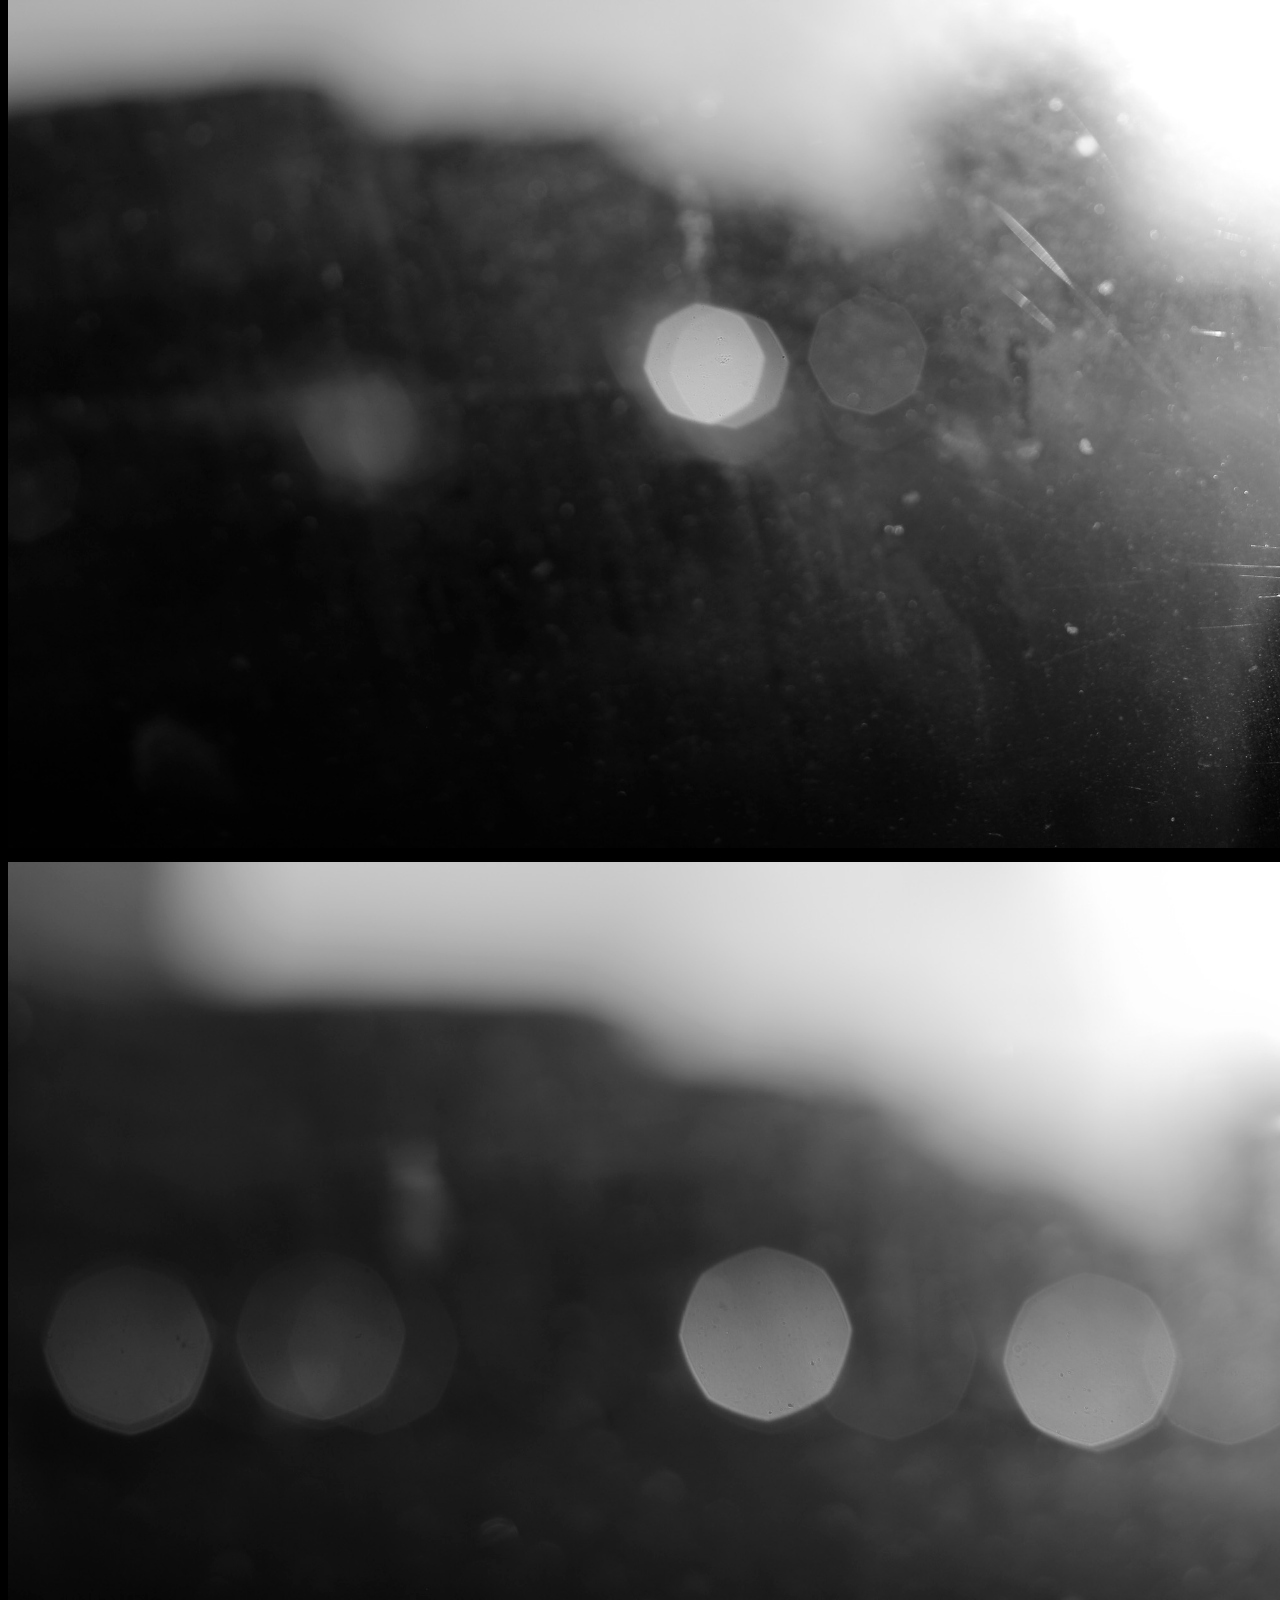
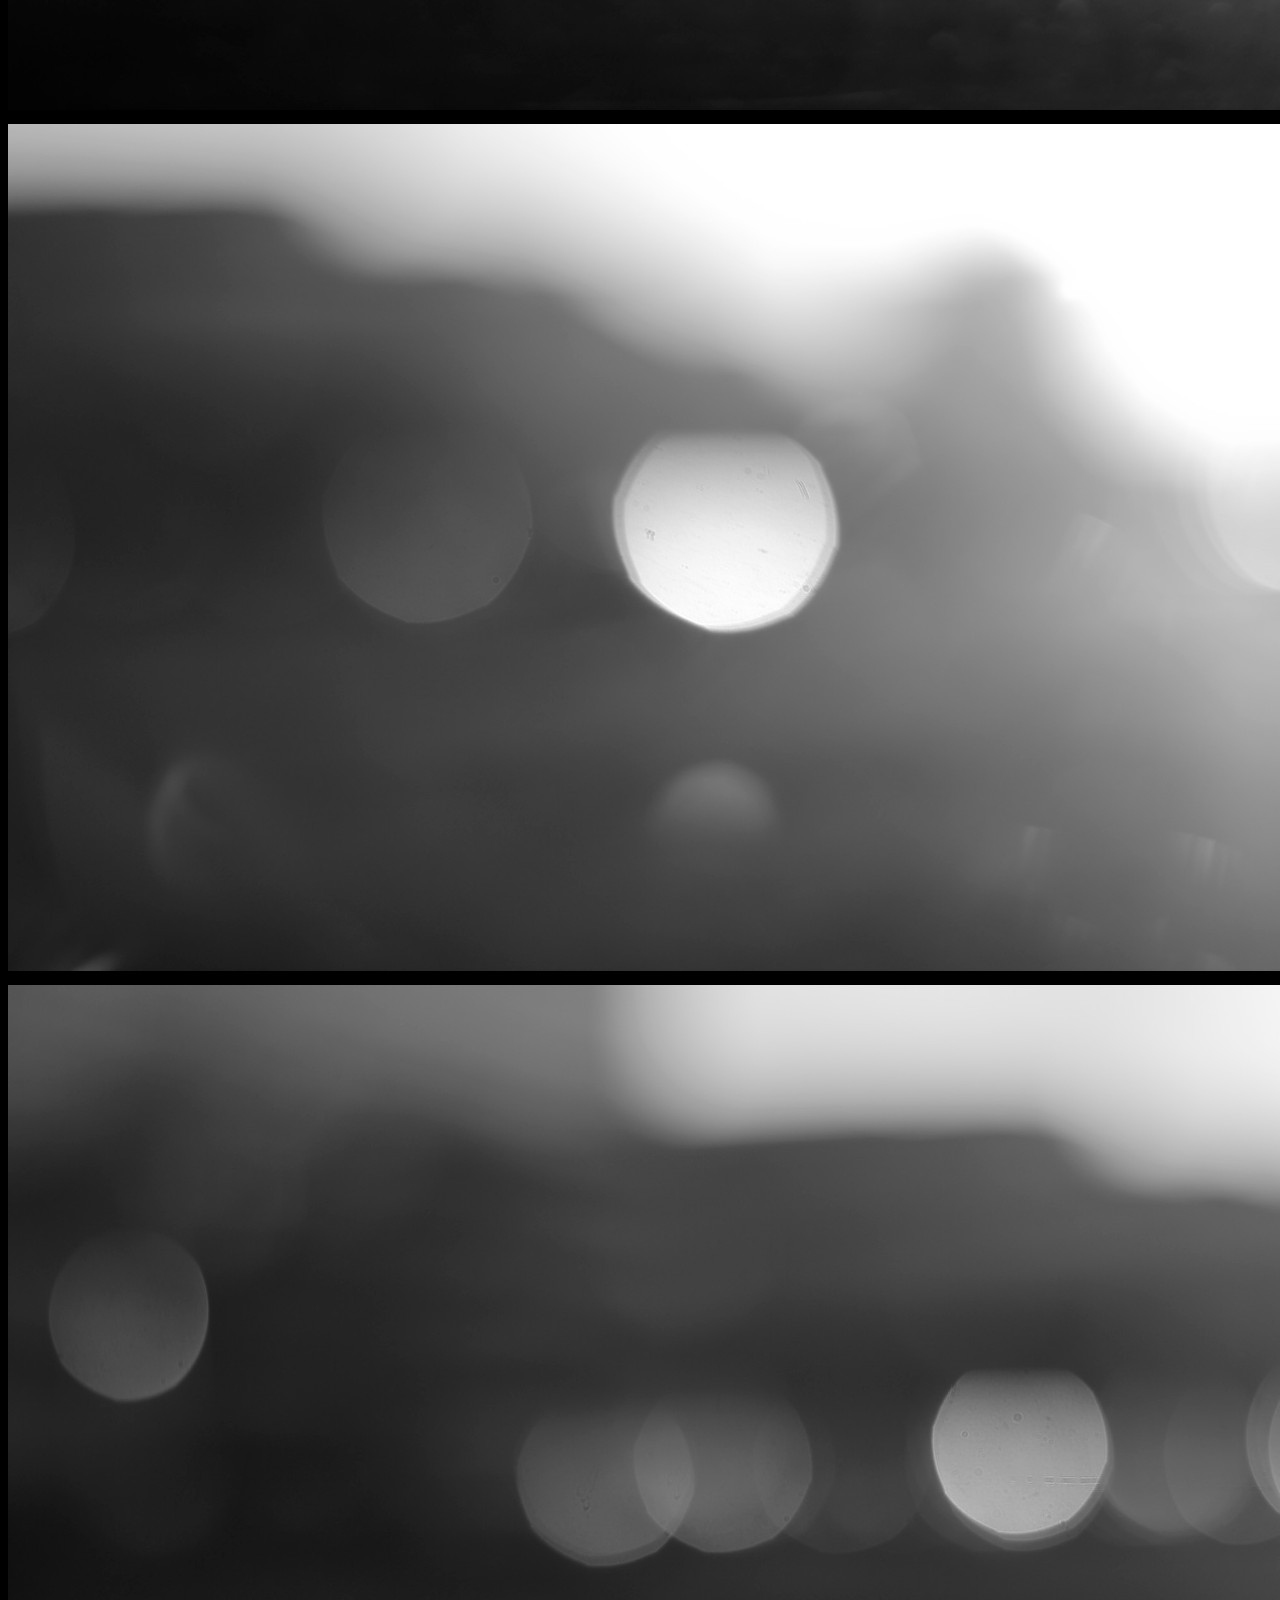
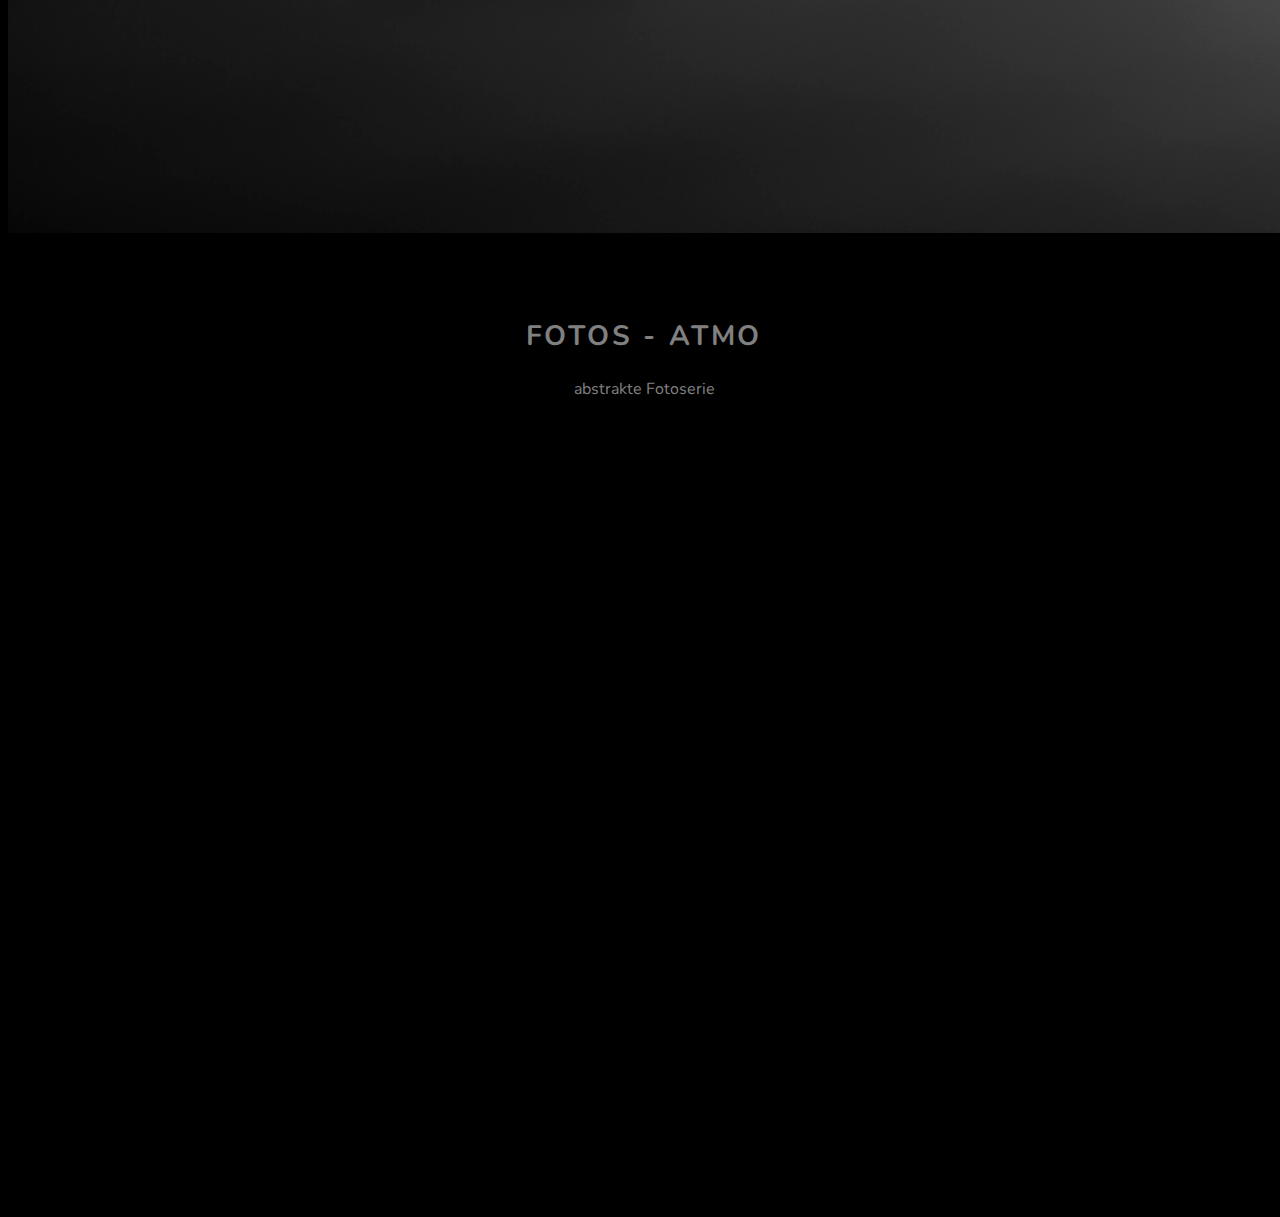
<file: Work/001.html>
<!DOCTYPE html>
<html>
<head>
  <meta name="viewport" content="width=device-width, initial-scale=1.0">
  <meta charset="utf-8">
  <meta http-equiv="content-language" content="de" />
  <title>Joao Wichert | graphics & motion pictures</title>
  <link rel="shortcut icon" href="Images/favicon.ico" type="image/x-icon">
  <link rel="icon" href="../Images/favicon.ico" type="image/x-icon"> <!-- Favicon -->
  <link href="https://fonts.googleapis.com/css?family=Raleway" rel="stylesheet">
  <link href="https://fonts.googleapis.com/css?family=Nunito" rel="stylesheet">
  <link rel="stylesheet" href="../CSS/Stylesheet.css">
</head>

<body>
  <div class="header">
    <div class="logoJW">
    <a href="../index.html#index">
    <img src="../Images/InitailienJW_VAR02.svg" alt="Logo JW" height="70px">
  </a>

  </div>
    <ul class="Navi">
    <li class="c-header__item"><a href="../index.html#work" class="link_header">work</a>
    </li>
    <li class="c-header__item"><a href="../index.html#about" class="link_header">about</a>
    </li>
    <li class="c-header__item"><a href="../index.html#contact" class="link_header">contact</a>
    </li>
    </ul>
  </div>

  <div class="wrapper">
    <div id="001" class="fotos">
      <img src="../Images/work001_01.jpg" alt="work001_01">
      <img src="../Images/work001_02.jpg" alt="work001_02">
      <img src="../Images/work001_03.jpg" alt="work001_03">
      <img src="../Images/work001_04.jpg" alt="work001_04">
    </div>
      <div class="textfeld">
        <h2>Fotos - Atmo</h2>
        <p>abstrakte Fotoserie </p>
      </div>
    </div>



</body>
</html>
</file>
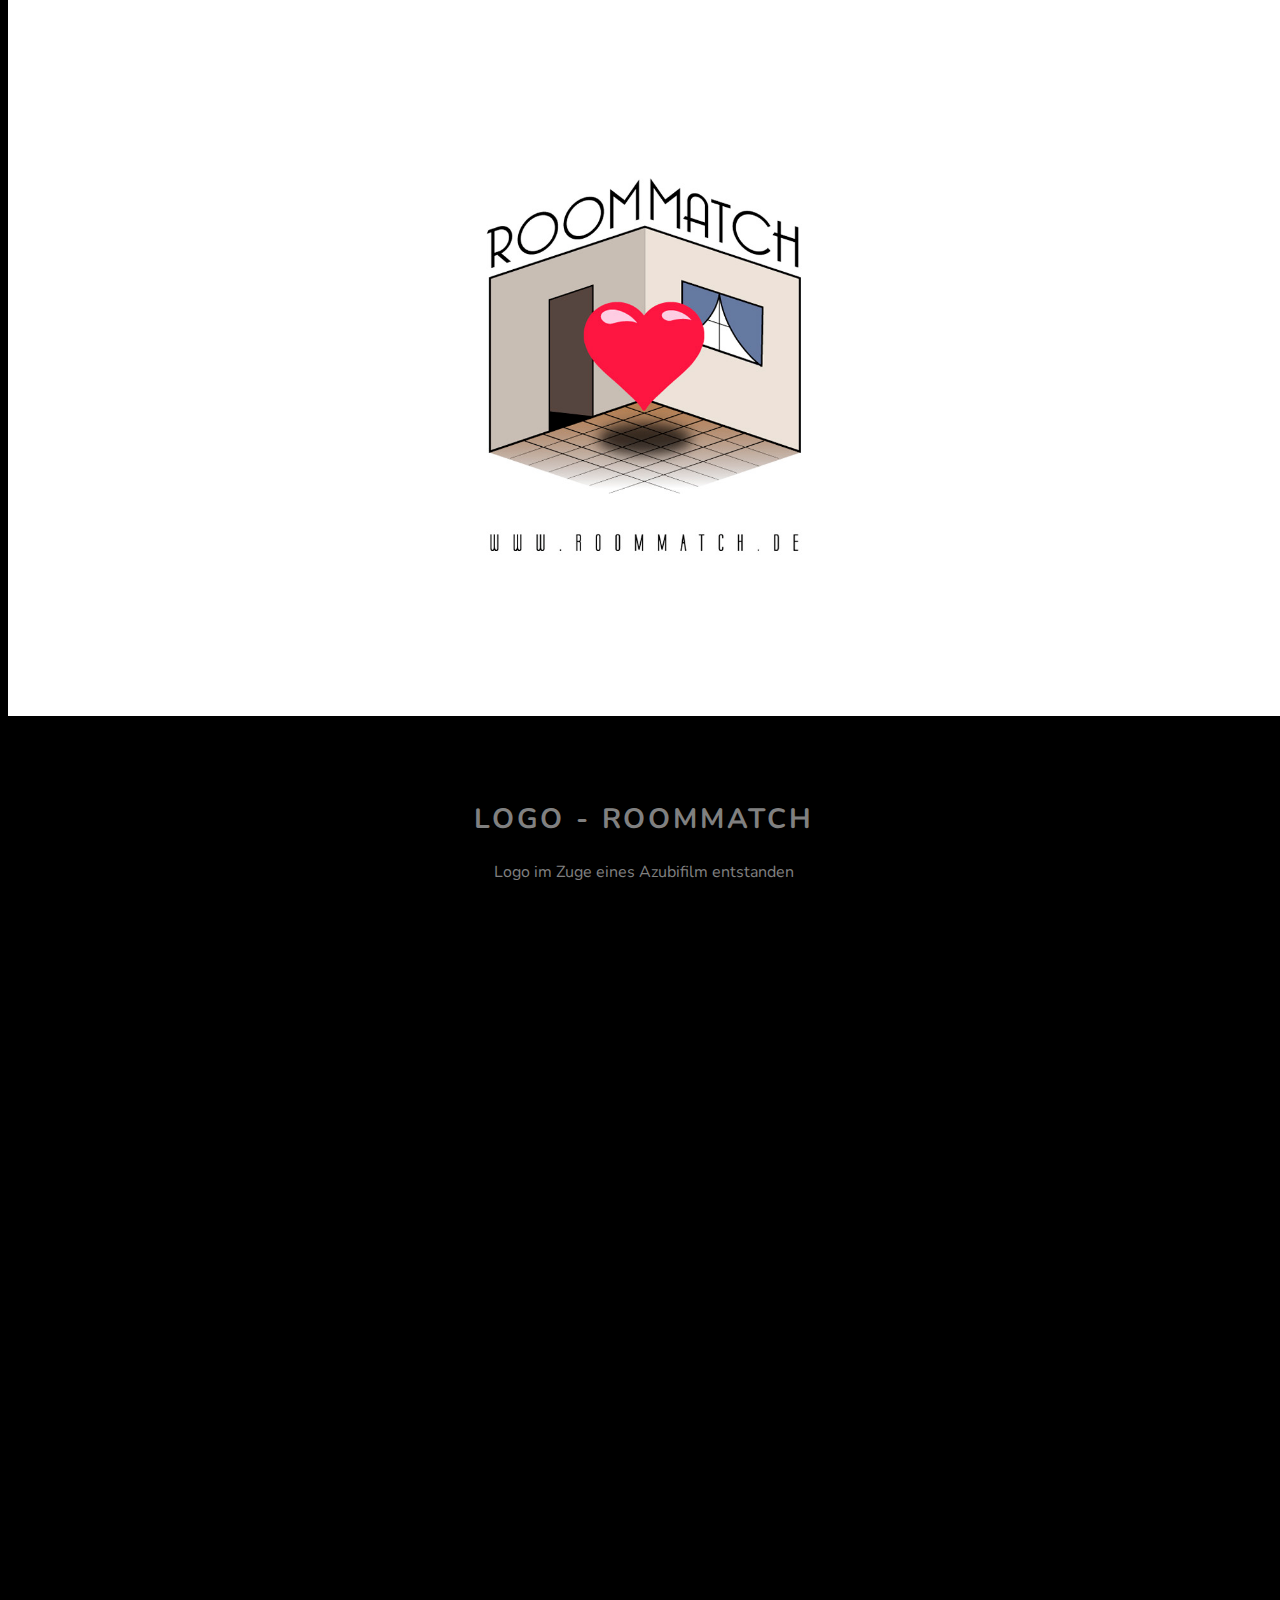
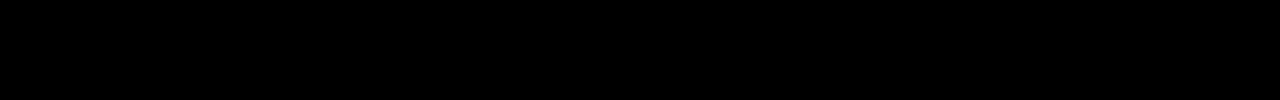
<file: Work/002.html>
<!DOCTYPE html>
<html>
<head>
  <meta name="viewport" content="width=device-width, initial-scale=1.0">
  <meta charset="utf-8">
  <meta http-equiv="content-language" content="de" />
  <title>Joao Wichert | graphics & motion pictures</title>
  <link rel="shortcut icon" href="Images/favicon.ico" type="image/x-icon">
  <link rel="icon" href="../Images/favicon.ico" type="image/x-icon"> <!-- Favicon -->
  <link href="https://fonts.googleapis.com/css?family=Raleway" rel="stylesheet">
  <link href="https://fonts.googleapis.com/css?family=Nunito" rel="stylesheet">
  <link rel="stylesheet" href="../CSS/Stylesheet.css">
</head>

<body>
  <div class="header">
    <div class="logoJW">
    <a href="../index.html#index">
    <img src="../Images/InitailienJW_VAR02.svg" alt="Logo JW" height="70px">
  </a>

  </div>
    <ul class="Navi">
    <li class="c-header__item"><a href="../index.html#work" class="link_header">work</a>
    </li>
    <li class="c-header__item"><a href="../index.html#about" class="link_header">about</a>
    </li>
    <li class="c-header__item"><a href="../index.html#contact" class="link_header">contact</a>
    </li>
    </ul>
  </div>

  <div class="wrapper">
    <div id="002" class="fotos">
      <img src="../Images/work002_01.jpg" alt="work004_01">
      <div class="textfeld">
        <h2>Logo - Roommatch</h2>
        <p>Logo im Zuge eines Azubifilm entstanden</p>
      </div>
    </div>



</body>
</html>
</file>
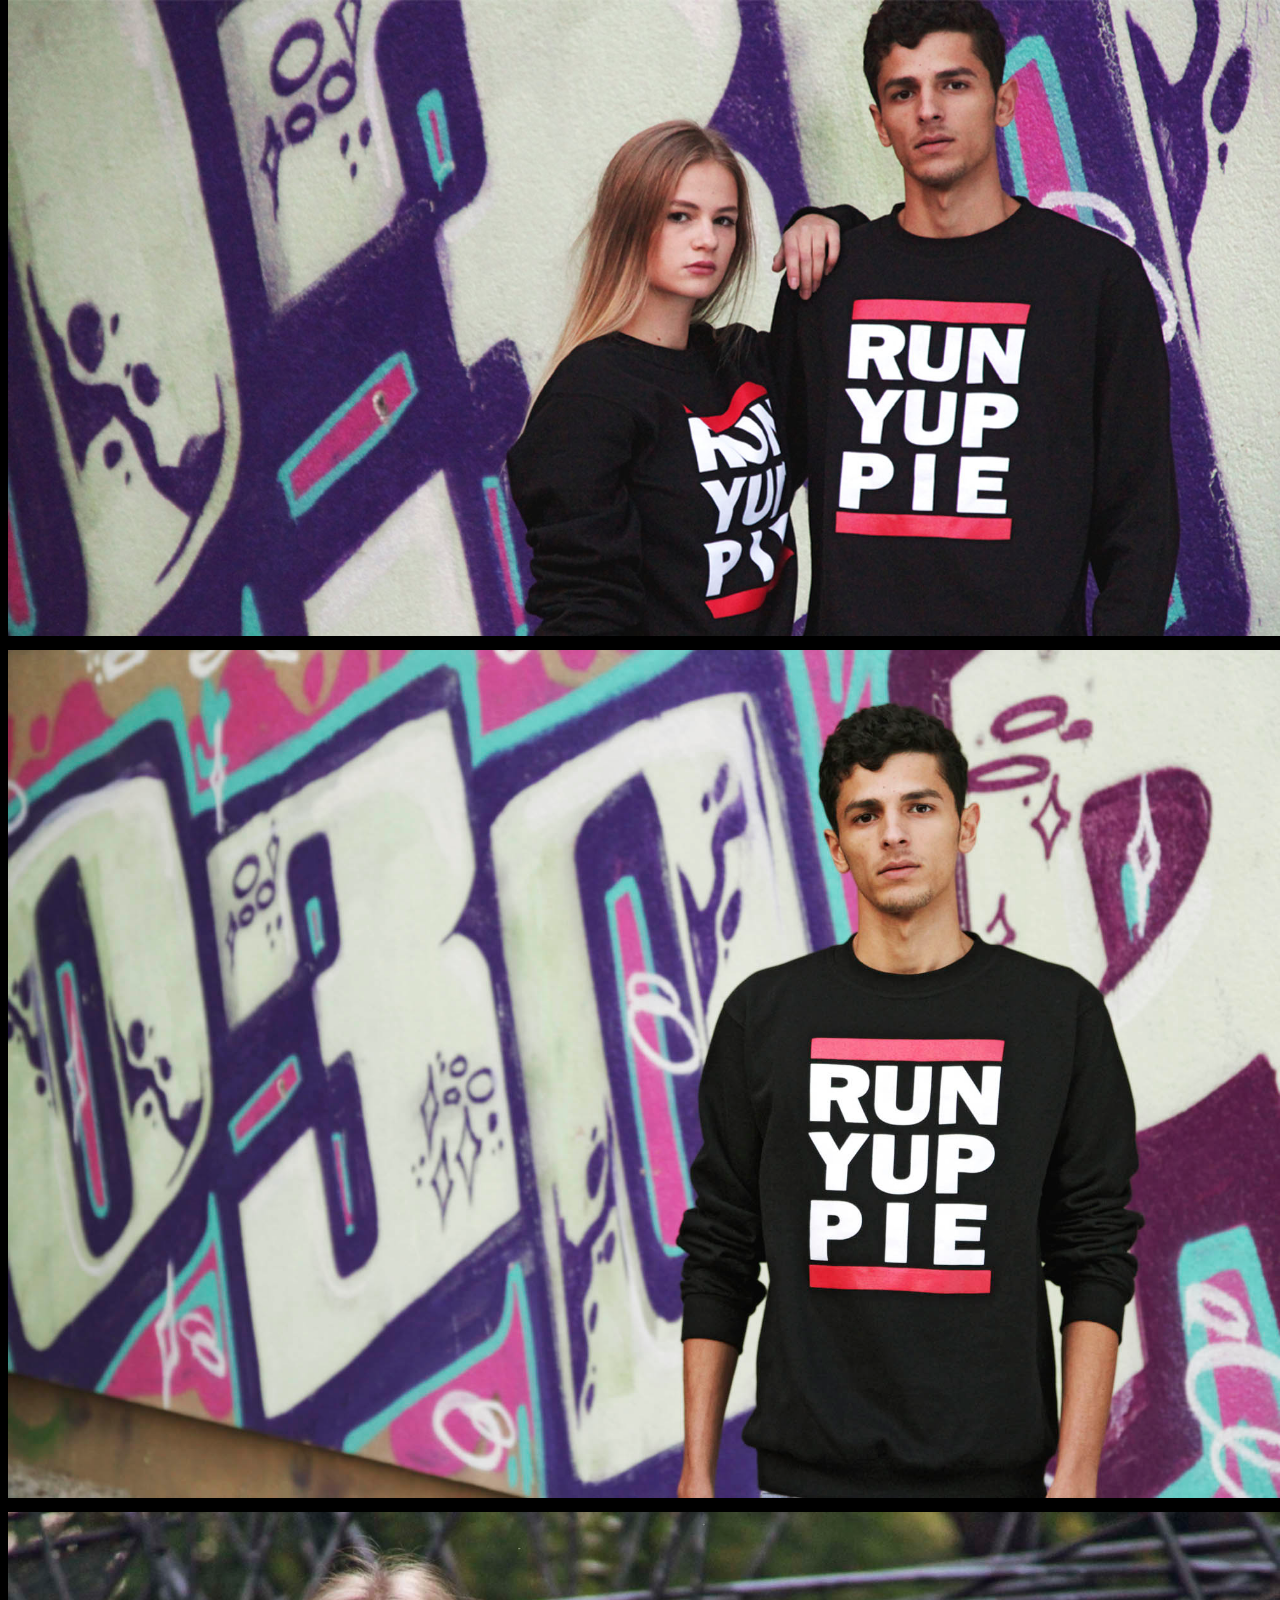
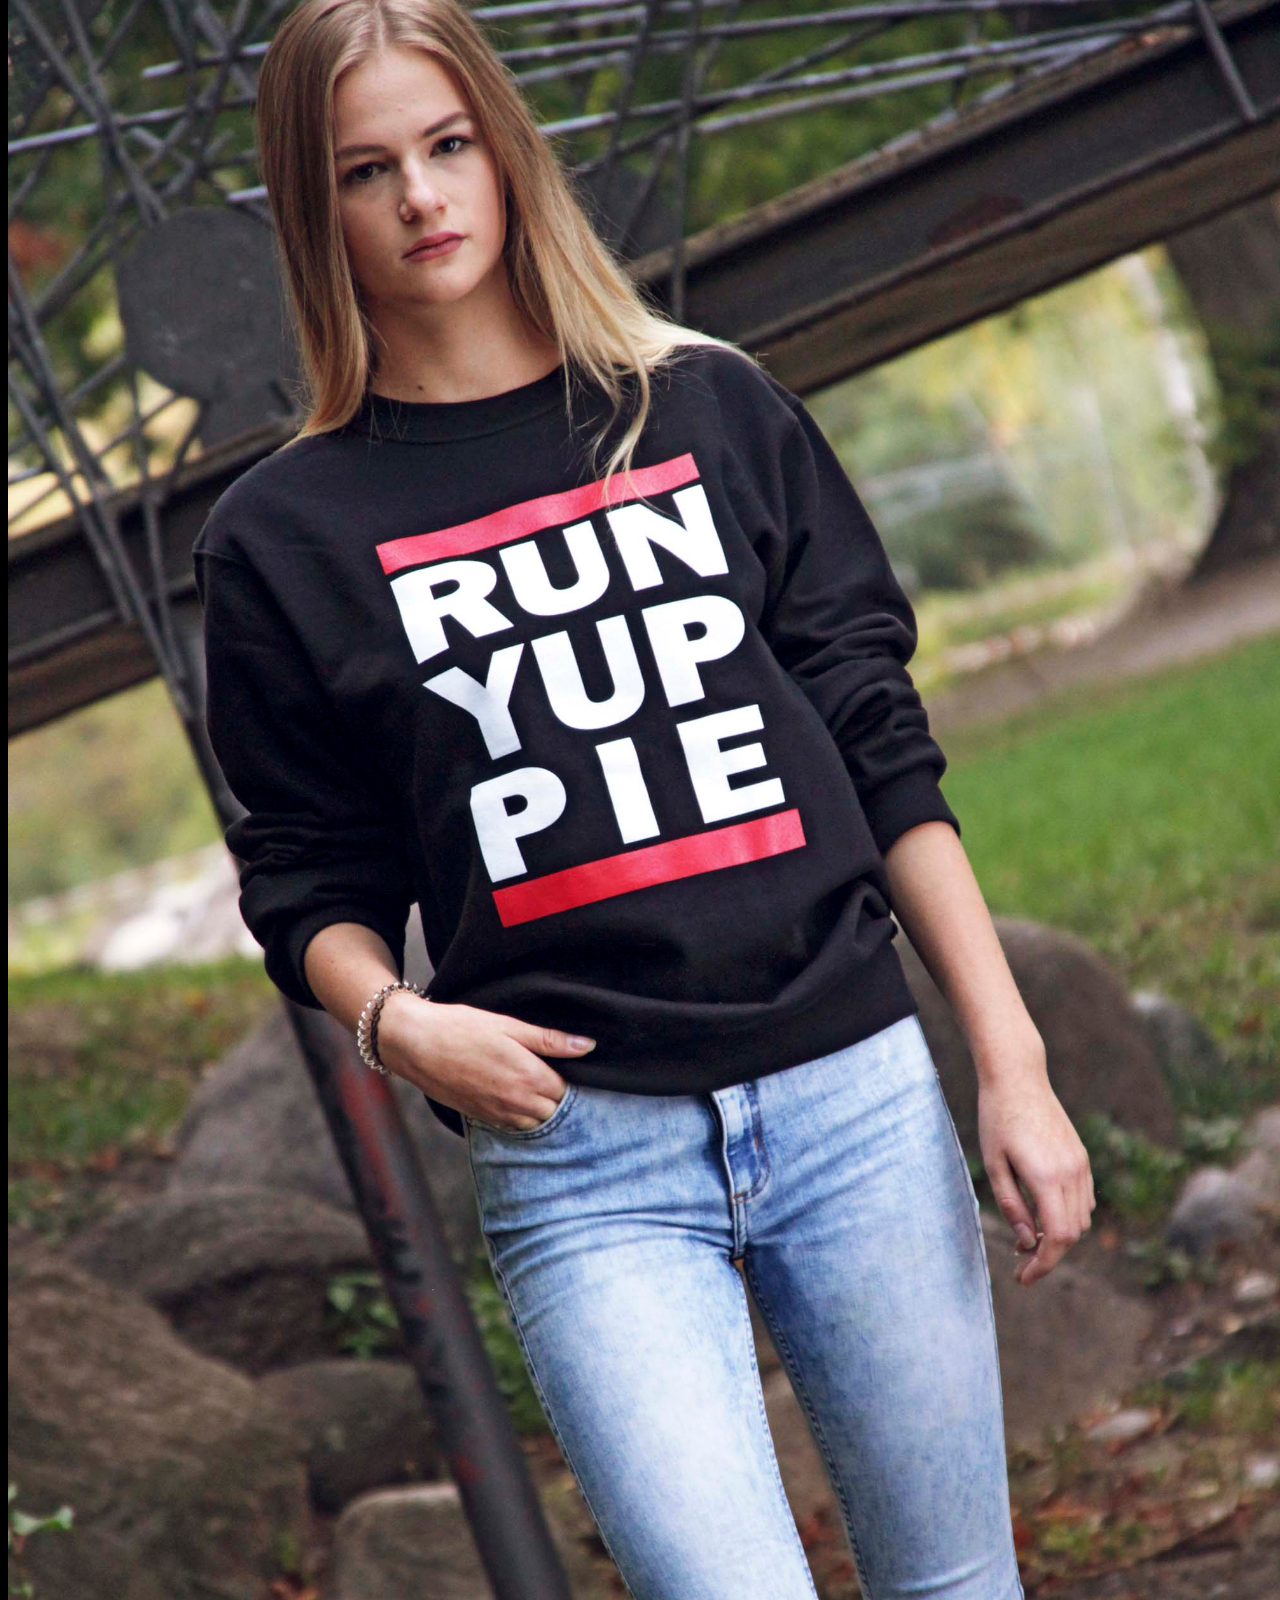
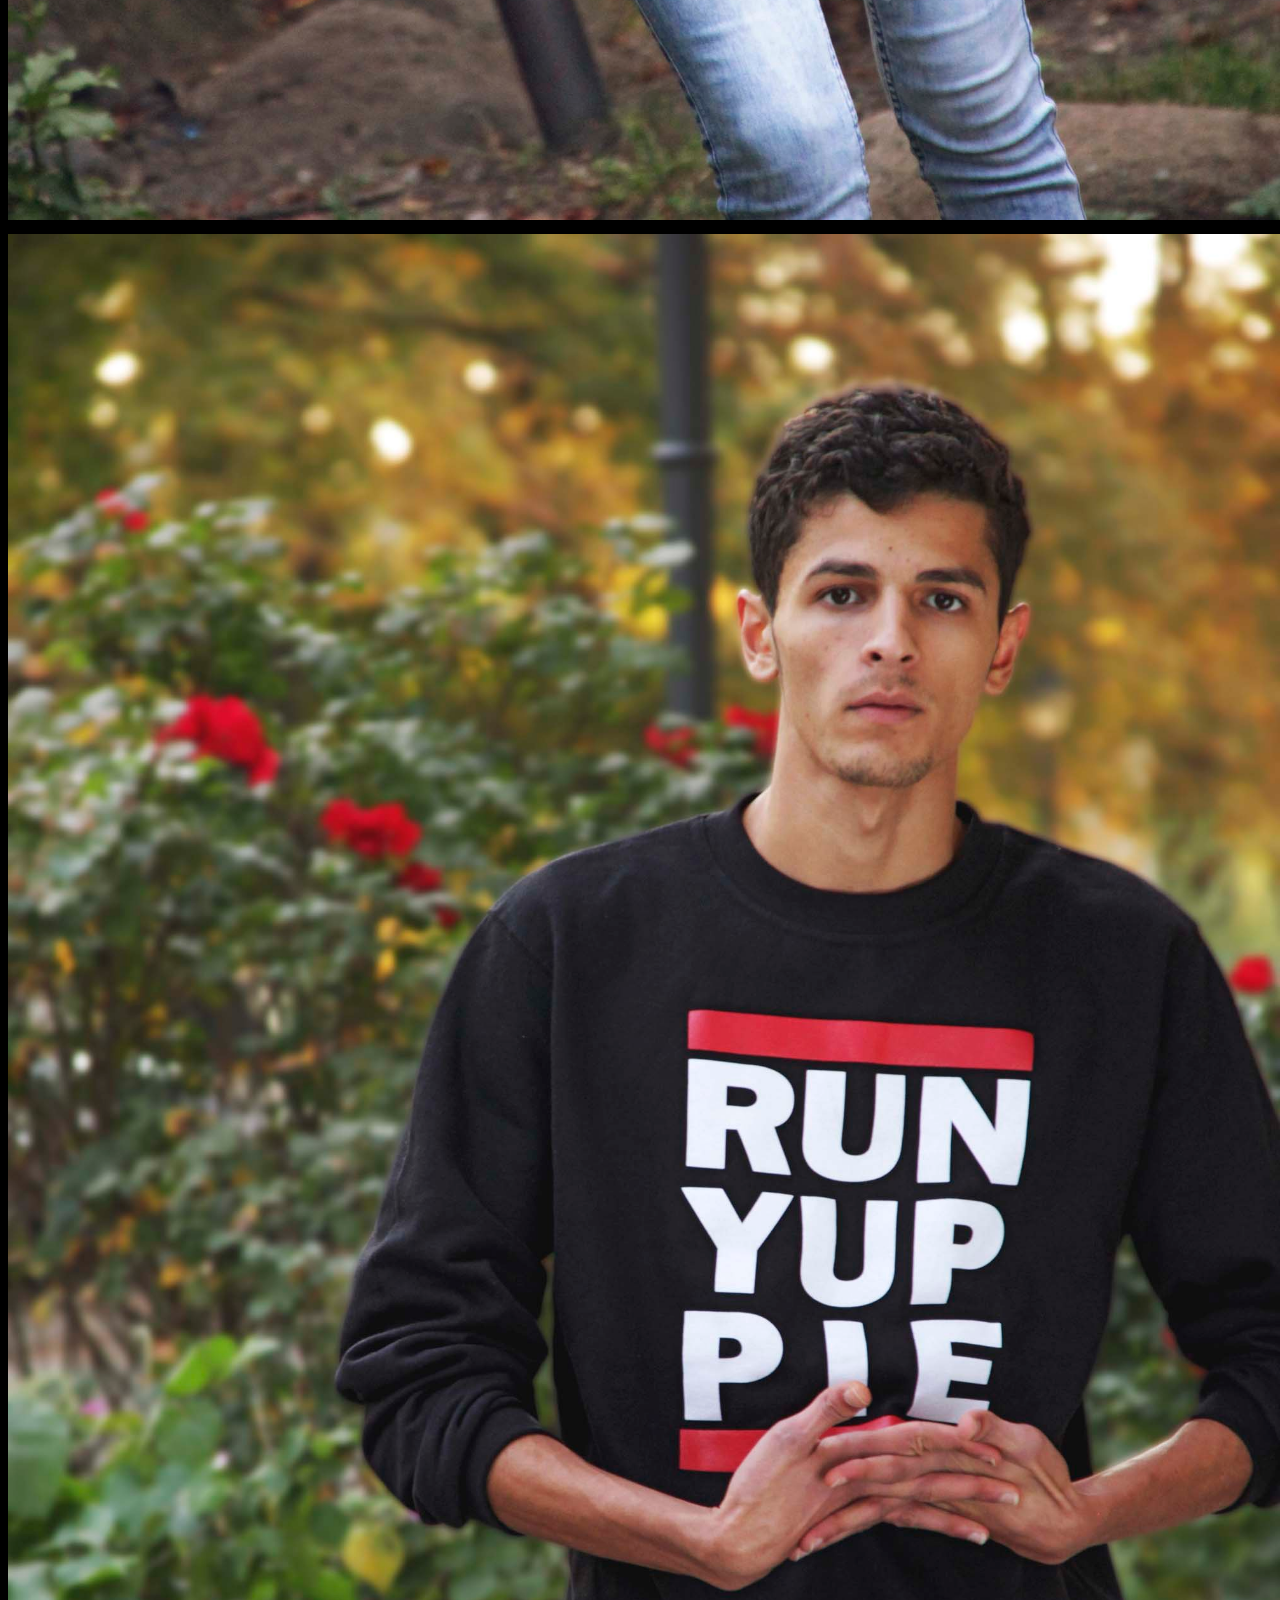
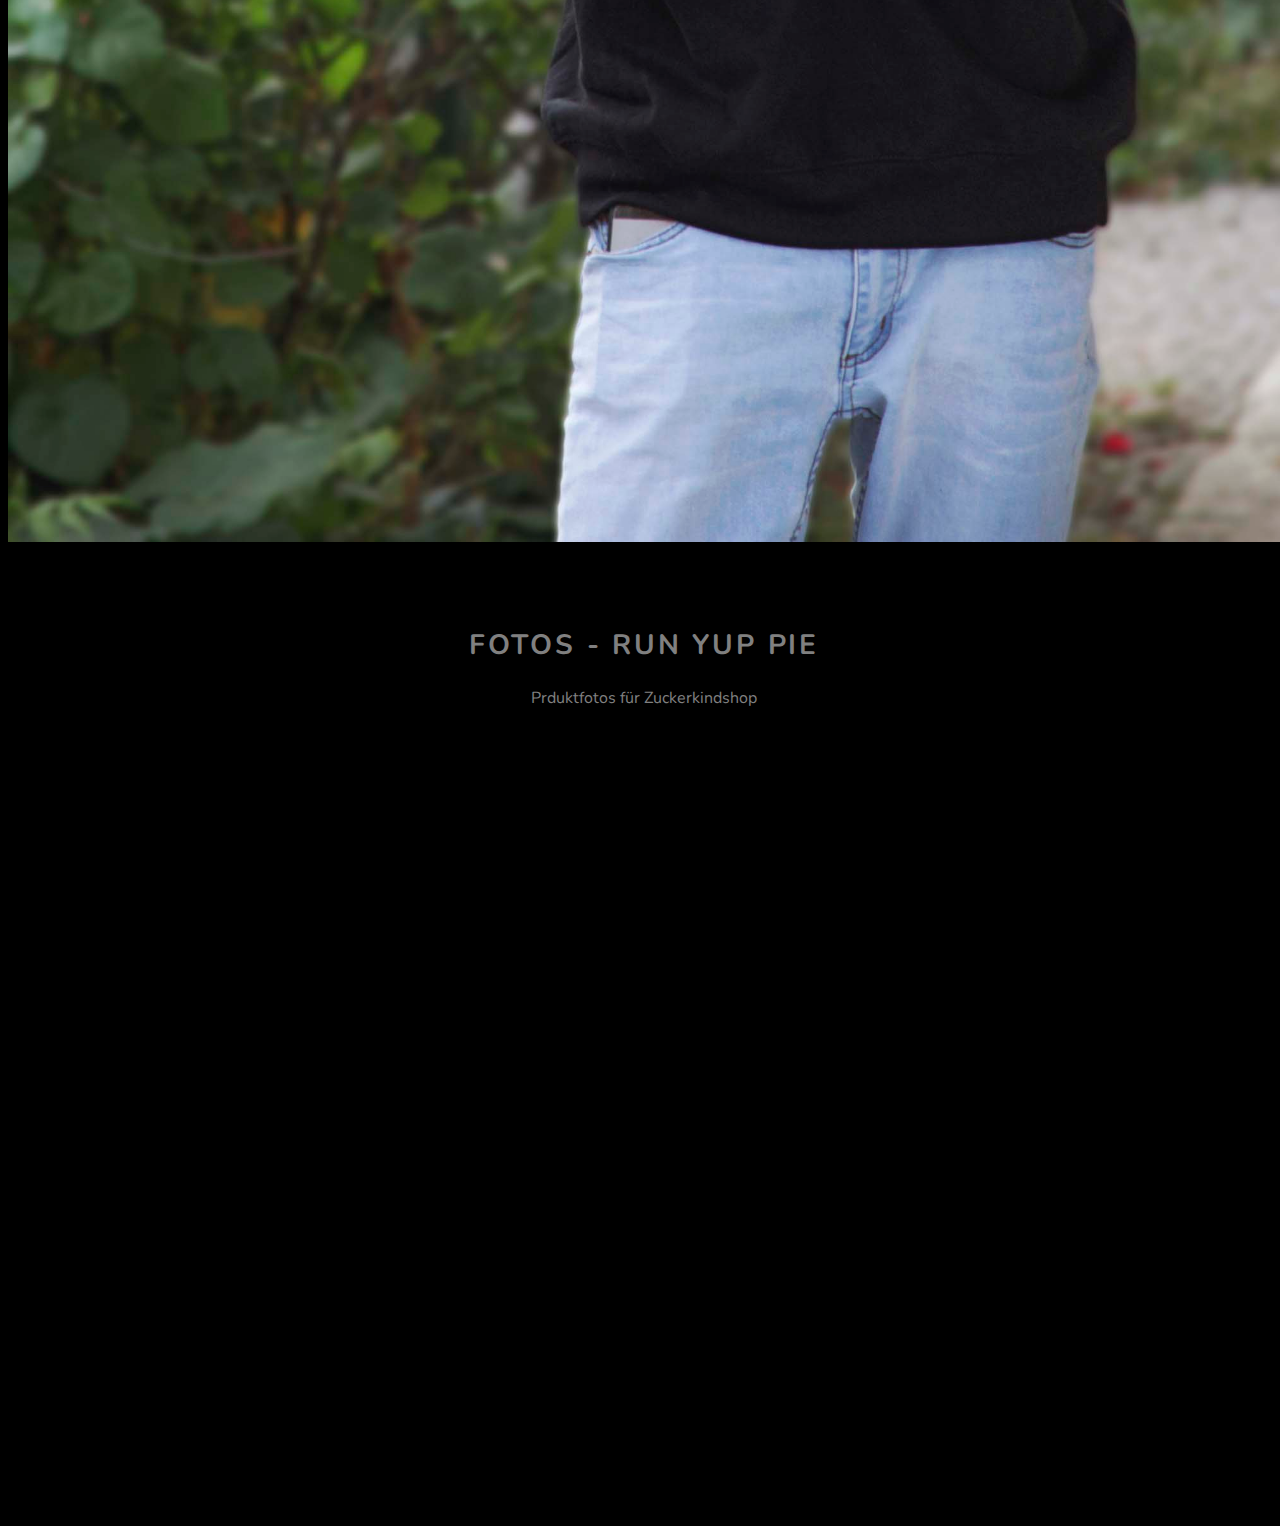
<file: Work/003.html>
<!DOCTYPE html>
<html>
<head>
  <meta name="viewport" content="width=device-width, initial-scale=1.0">
  <meta charset="utf-8">
  <meta http-equiv="content-language" content="de" />
  <title>Joao Wichert | graphics & motion pictures</title>
  <link rel="shortcut icon" href="Images/favicon.ico" type="image/x-icon">
  <link rel="icon" href="../Images/favicon.ico" type="image/x-icon"> <!-- Favicon -->
  <link href="https://fonts.googleapis.com/css?family=Raleway" rel="stylesheet">
  <link href="https://fonts.googleapis.com/css?family=Nunito" rel="stylesheet">
  <link rel="stylesheet" href="../CSS/Stylesheet.css">

</head>

<body>
  <div class="header">
    <div class="logoJW">
    <a href="../index.html#index">
    <img src="../Images/InitailienJW_VAR02.svg" alt="Logo JW" height="70px">
  </a>

  </div>
    <ul class="Navi">
    <li class="c-header__item"><a href="../index.html#work" class="link_header">work</a>
    </li>
    <li class="c-header__item"><a href="../index.html#about" class="link_header">about</a>
    </li>
    <li class="c-header__item"><a href="../index.html#contact" class="link_header">contact</a>
    </li>
    </ul>
  </div>

  <div class="wrapper">
    <div id="003" class="fotos">
      <img src="../Images/work003_01.jpg" alt="work003_01">
      <img src="../Images/work003_02.jpg" alt="work003_02">
      <img src="../Images/work003_03.jpg" alt="work003_03">
      <img src="../Images/work003_04.jpg" alt="work003_04">
    </div>
      <div class="textfeld">
        <h2>Fotos - Run Yup pie</h2>
        <p>Prduktfotos für Zuckerkindshop</p>
      </div>
    </div>



</body>
</html>
</file>
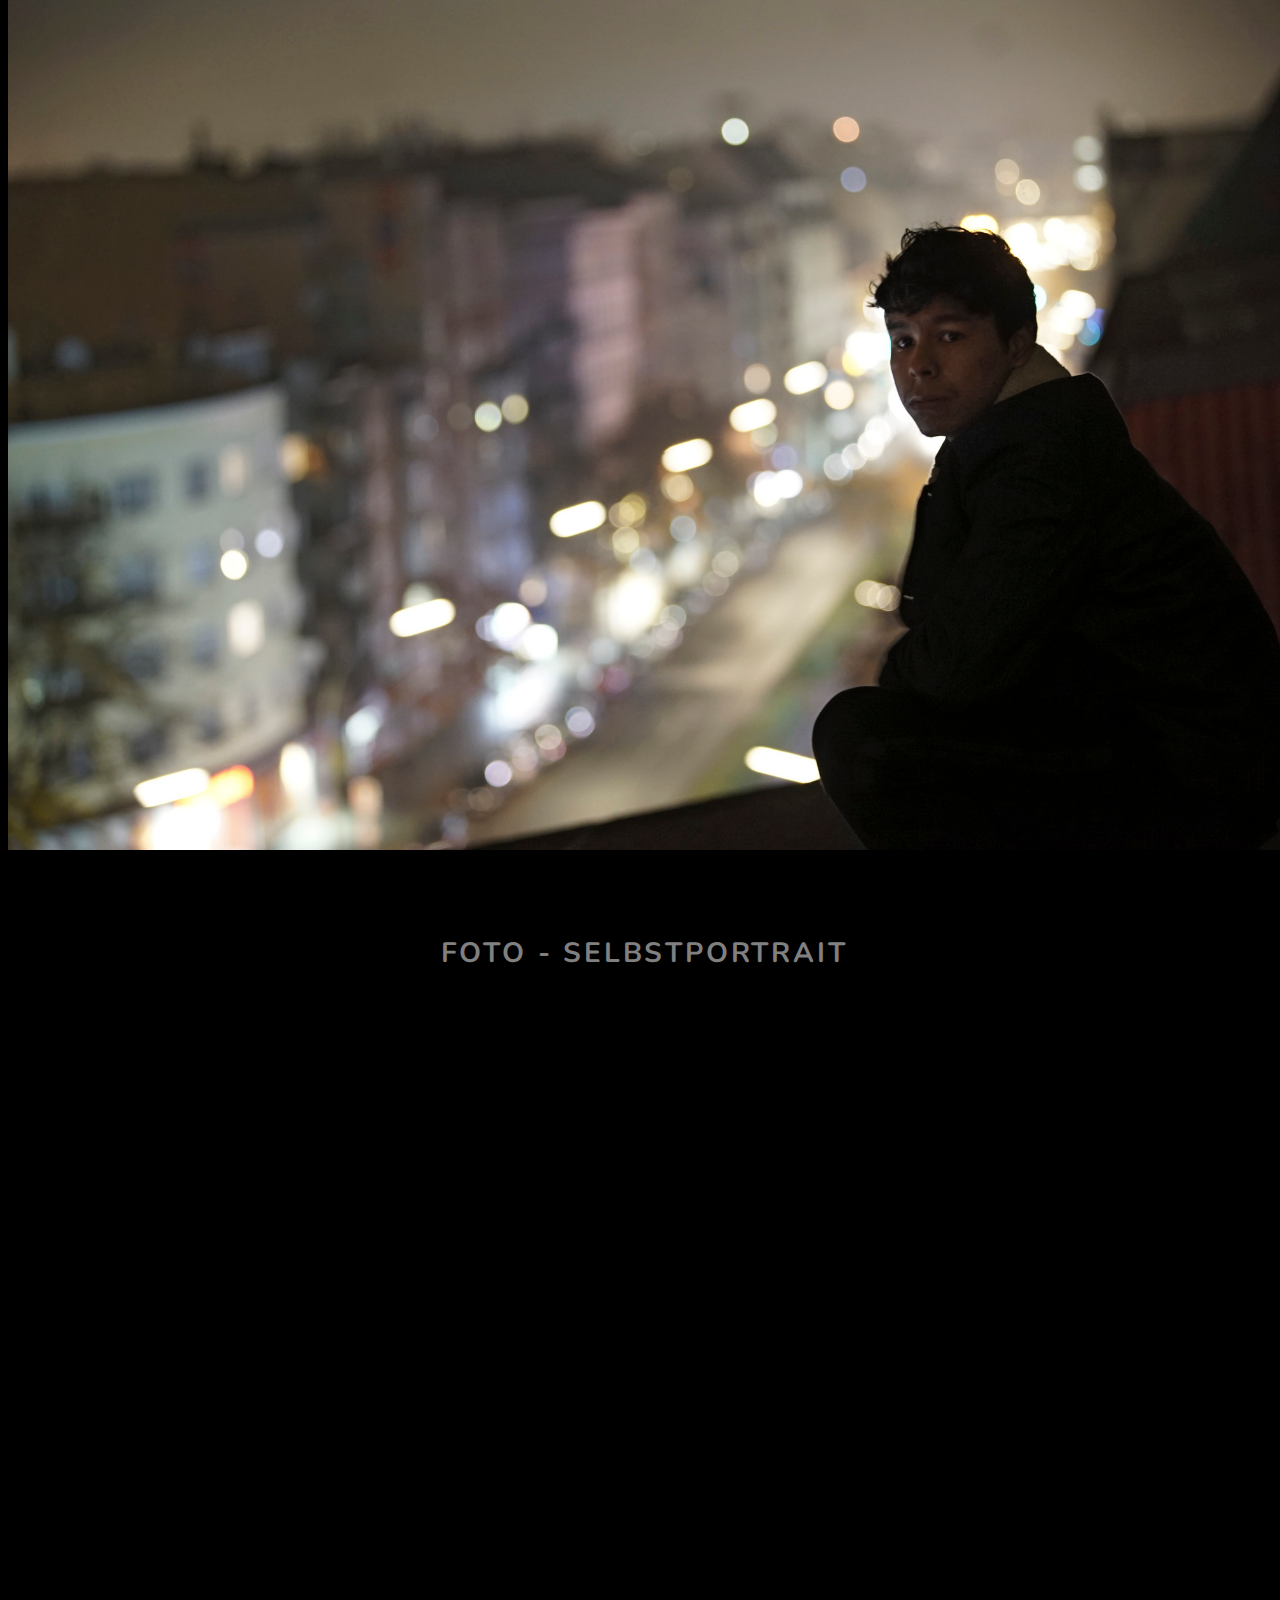
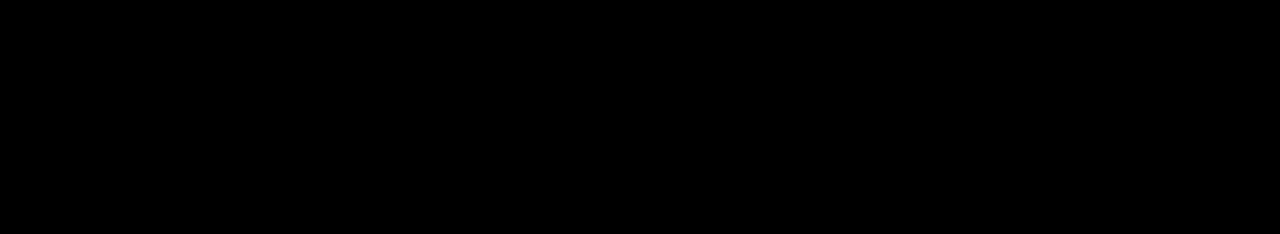
<file: Work/004.html>
<!DOCTYPE html>
<html>
<head>
  <meta name="viewport" content="width=device-width, initial-scale=1.0">
  <meta charset="utf-8">
  <meta http-equiv="content-language" content="de" />
  <title>Joao Wichert | graphics & motion pictures</title>
  <link rel="shortcut icon" href="Images/favicon.ico" type="image/x-icon">
  <link rel="icon" href="../Images/favicon.ico" type="image/x-icon"> <!-- Favicon -->
  <link href="https://fonts.googleapis.com/css?family=Raleway" rel="stylesheet">
  <link href="https://fonts.googleapis.com/css?family=Nunito" rel="stylesheet">
  <link rel="stylesheet" href="../CSS/Stylesheet.css">
</head>

<body>
  <div class="header">
    <div class="logoJW">
    <a href="../index.html#index">
    <img src="../Images/InitailienJW_VAR02.svg" alt="Logo JW" height="70px">
  </a>

  </div>
    <ul class="Navi">
    <li class="c-header__item"><a href="../index.html#work" class="link_header">work</a>
    </li>
    <li class="c-header__item"><a href="../index.html#about" class="link_header">about</a>
    </li>
    <li class="c-header__item"><a href="../index.html#contact" class="link_header">contact</a>
    </li>
    </ul>
  </div>

  <div class="wrapper">
    <div id="004" class="fotos">
      <img src="../Images/work004_01.jpg" alt="work004_01">
      <div class="textfeld">
        <h2>Foto - Selbstportrait</h2>
        <p></p>
      </div>
    </div>



</body>
</html>
</file>
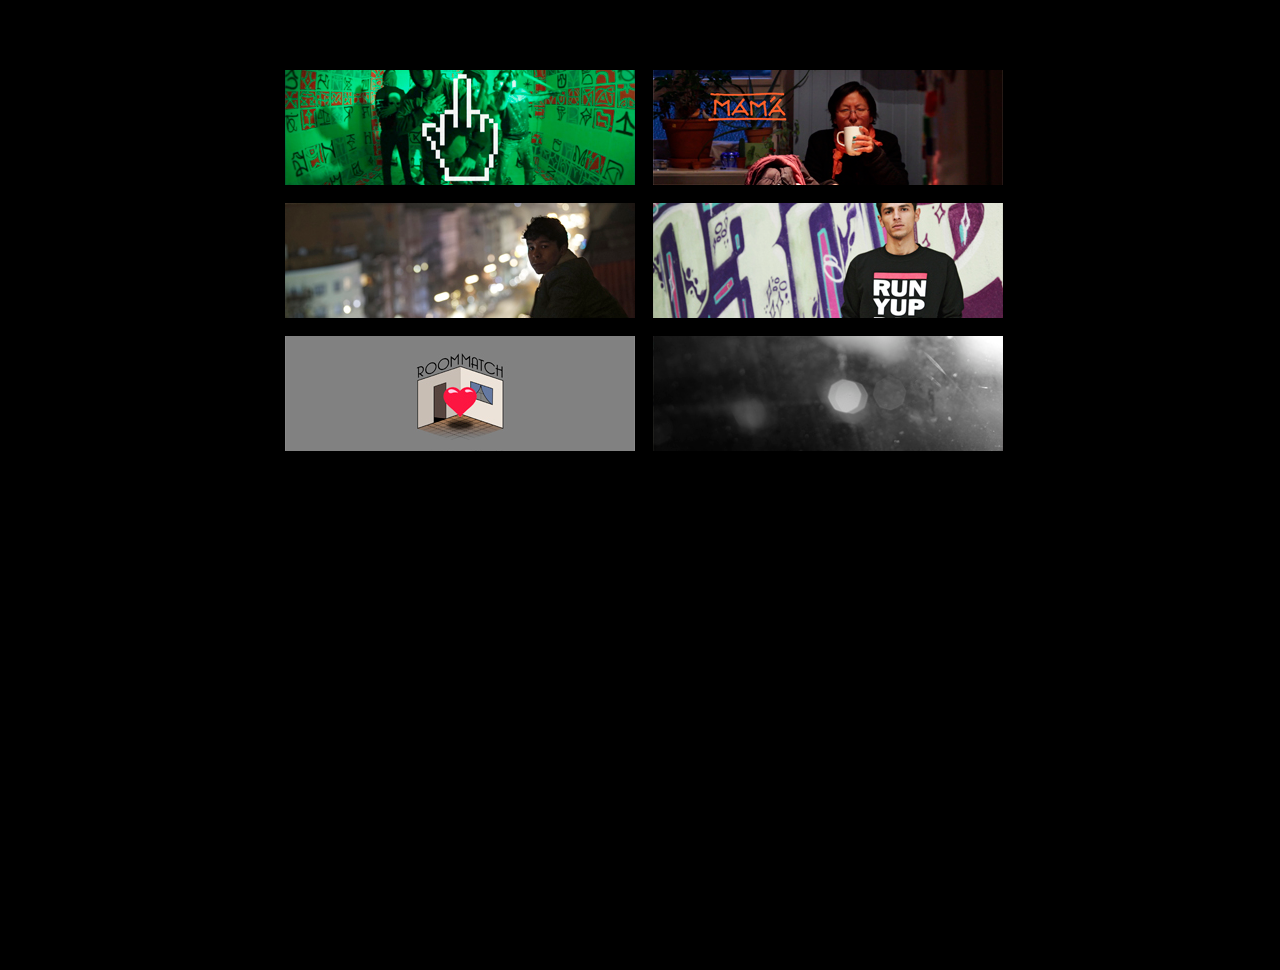
<file: Work/007.html>
<!DOCTYPE html>
<html>
<head>
  <meta name="viewport" content="width=device-width, initial-scale=1.0">
  <meta charset="utf-8">
  <meta http-equiv="content-language" content="de" />
  <title>Joao Wichert | graphics & motion pictures</title>
  <link rel="shortcut icon" href="Images/favicon.ico" type="image/x-icon">
  <link rel="icon" href="../Images/favicon.ico" type="image/x-icon"> <!-- Favicon -->
  <link href="https://fonts.googleapis.com/css?family=Raleway" rel="stylesheet">
  <link href="https://fonts.googleapis.com/css?family=Nunito" rel="stylesheet">
  <link rel="stylesheet" href="../CSS/Stylesheet.css">
</head>

<body>
  <div class="header">
    <div class="logoJW">
    <a href="../index.html#index">
    <img src="../Images/InitailienJW_VAR02.svg" alt="Logo JW" height="70px">
  </a>

  </div>
    <ul class="Navi">
    <li class="c-header__item"><a href="../index.html#work" class="link_header">work</a>
    </li>
    <li class="c-header__item"><a href="../index.html#about" class="link_header">about</a>
    </li>
    <li class="c-header__item"><a href="../index.html#contact" class="link_header">contact</a>
    </li>
    </ul>
  </div>

  <div class="wrapper">
    <div id="007">
      <div class="Projectswrapper">
        <div class="Projects">
          <a href="../Work/006.html" target="_blank">
            <img src="../Images/thumpnail006.jpg"alt="Musikvideo ACSO-Yeshe030" class="image">
            <div class="middle">
            <div class="text">Musikvideo </br> ACSO-Yeshe030</div>
            </div>
          </a>
        </div>
        <div class="Projects">
          <a href="../Work/005.html" target="_blank">
            <img src="../Images/thumpnail005.jpg" alt="Dokumentation Mama"class="image">
            <div class="middle">
            <div class="text">Dokumentation </br> Mama</div>
            </div>
          </a>
        </div>
        <div class="Projects">
          <a href="../Work/004.html" target="_blank">
            <img src="../Images/thumpnail004.jpg" alt="Foto Selbstportrait"class="image">
            <div class="middle">
            <div class="text">Foto</br> Selbstportrait</div>
            </div>
          </a>
        </div>
        <div class="Projects">
          <a href="../Work/003.html" target="_blank">
            <img src="../Images/thumpnail003.jpg" alt="Fotos Run yup pie"class="image">
            <div class="middle">
            <div class="text">Fotos</br>Run yup pie</div>
            </div>
          </a>
        </div>
        <div class="Projects">
          <a href="../Work/002.html" target="_blank">
            <img src="../Images/thumpnail002.jpg" alt="Logo Roommatch"class="image">
            <div class="middle">
            <div class="text">Logo</br>Roommatch</div>
            </div>
          </a>
        </div>
        <div class="Projects">
          <a href="../Work/001.html" target="_blank">
            <img src="../Images/thumpnail001.jpg" alt="Fotos Atmo"class="image">
            <div class="middle">
            <div class="text">Fotos</br>Atmo</div>
            </div>
          </a>
        </div>

    </div>



</body>
</html>
</file>
<file: CSS/Stylesheet.css>
body {
  background: #000000;
  color: ##ffffff
}

.header {
position: fixed;
margin-top: 70px;
width: 100%;
min-width: 800px;
display: block;
}

.logoJW {
  position: relative;
  margin-left: 5%;
  float: left;
  width: 60px;
  z-index: 2000;
}
.logoJW path {
  fill: gray;
}
.logoJW path:hover{
  fill: white;
}

.Navi {
  margin-top: 0px;
  margin-bottom: 0px;
  float: right;
  margin-right: 5%;
  text-align:right;              /* Textausrichtung     */
  font-family: 'Nunito', sans-serif;
  font-variant: small-caps;
  letter-spacing: 0.1em;
  z-index: 2000;
}

.wrapper{
  text-align: center;
  position: absolute;
  top: 0;
  clear: both;
  width: auto;
  min-width: 500px;
  z-index: -2000;
}

.background-video{
width: 100%;
height: 100%;
min-width: 500px;
  }

#work{
  display: block;
  clear: both;
  width: 100%;
  height: 1px;
}
.Projectswrapper{
  text-align: center;
  display: block;
  height: 100vh;
  margin-top: 70px;
  margin-left: 150px;
  margin-right: 150px;
  min-width: 500px;
}
.Projects{
  position: relative;
  display: inline-block;
  height: 115px;
  width: 350px;
  min-width: 200px;
  margin-right: 7px;
  margin-left: 7px;
  margin-bottom: 18px;
  background-color: gray;
  max-width: 1920px;
}
.allworks{
  border: 5px;
  border-color: gray;

}


.image {
  opacity: 1;
  width: 100%;
  height: auto;
  transition: .5s ease;
  backface-visibility: hidden;
}

.middle {
  transition: .5s ease;
  opacity: 0;
  position: absolute;
  top: 50%;
  left: 50%;
  transform: translate(-50%, -50%);
  -ms-transform: translate(-50%, -50%)
}

.Projects:hover .image {
  opacity: 0.3;
}

.Projects:hover .middle {
  opacity: 1;
}

.text {
  font-family: 'Teko', sans-serif;
  text-transform: uppercase;
  font-weight: bold;
  letter-spacing: 0.04em;
  color: white;
  font-size: 28px;
  padding: 8px;
}


#about{
  display: block;
  clear: both;
  width: 100%;
  height: 1px;
}
#contact{
  display: block;
  clear: both;
  width: 100%;
  height: 1px;
}

.erstestextfeld{
  align: center;
  height: 1500px;
}
@media screen and (min-width: 1060px) {
      .erstestextfeld{
        height: 600px;
    }
  }
.mittlerestextfeld{
  align: center;
  height: 600px;
}
@media screen and (max-width: 1060px) {
      .mittlerestextfeld{
        height: 1500px;
    }
  }
.letztestextfeld{
  align: center;
  height: 600px;
}
@media screen and (max-width: 1060px) {
      .letztestextfeld{
        height: 1500px;
    }
  }

.textfeld{
  align: center;
  height: 100vh;
}
.textfeld p{
  text-align: center;
}

.footer {
  position: relative;
  margin-top: 10%;
  margin-bottom: 5%;
  bottom: 0;

}

h2{
  font-family: 'Nunito', sans-serif;
  text-align: center;
  color: gray;
  font-size: 28px;
  text-transform: uppercase;
  letter-spacing: 0.1em;
  margin-top: 70px;
}
p{
  display: block;
  font-family: 'Nunito', sans-serif;
  color: gray;
}

.mittlerestextfeld p{
  margin-top: 10%;
  margin-right: 28%;
  margin-left: 28%;
  display: block;
  vertical-align: middle;
  font-family: 'Nunito', sans-serif;
  text-align: left;
  color: gray;
}

a:link {
    color: gray;
    text-decoration: none;
}
a:visited {
    color: gray;
    text-decoration: none;
}
a:hover {
    color: white;
    text-decoration: none;
}
a:active {
    text-decoration: none;
}

.header {
opacity: 0%
}

ul {
    list-style-type: none;
}


.formular{
  display: flex;
  align-content: center;
  justify-content: center;
  text-align: -moz-center;

}
#form {
  text-align: center;
  display: block;
  width: 600px;
  margin-top: 70px;
}

input {
  font-family: 'Nunito', sans-serif;
  font-size: 0.875em;
  width: 346px;
  height: 50px;
  padding: 0px 15px 0px 15px;

  background: transparent;
  outline: none;
  color: gray;

  border: solid 3px gray;
  border-bottom: none;

  transition: all 0.3s ease-in-out;
  -webkit-transition: all 0.3s ease-in-out;
  -moz-transition: all 0.3s ease-in-out;
  -ms-transition: all 0.3s ease-in-out;
}

textarea {
  width: 346px;
  max-width: 470px;
  height: 110px;
  max-height: 110px;
  padding: 15px;

  background: transparent;
  outline: none;

  color: gray;
  font-family: 'Nunito', sans-serif;
  font-size: 0.875em;

  border: solid 3px gray;
}

#submit {
  width: 380px;

  padding: 0;
  margin: -1px 0px 0px 0px;

  font-family: 'Nunito', sans-serif;
  font-size: 0.875em;
  color: gray;

  outline:none;
  cursor: pointer;

  border: solid 3px gray;
  border-top: none;
}

#submit:hover {
  color: white;
}

.socialmediaicons{

  margin-left: 75px;
  margin-right: 75px;
}
.fotos{
  display: block;
  justify-content: center;
}
.fotos img{
  display:inline-block;
  margin-bottom: 10px;
  max-width: 1920px;
  width: 100%;
  height: auto;
}
</file>
